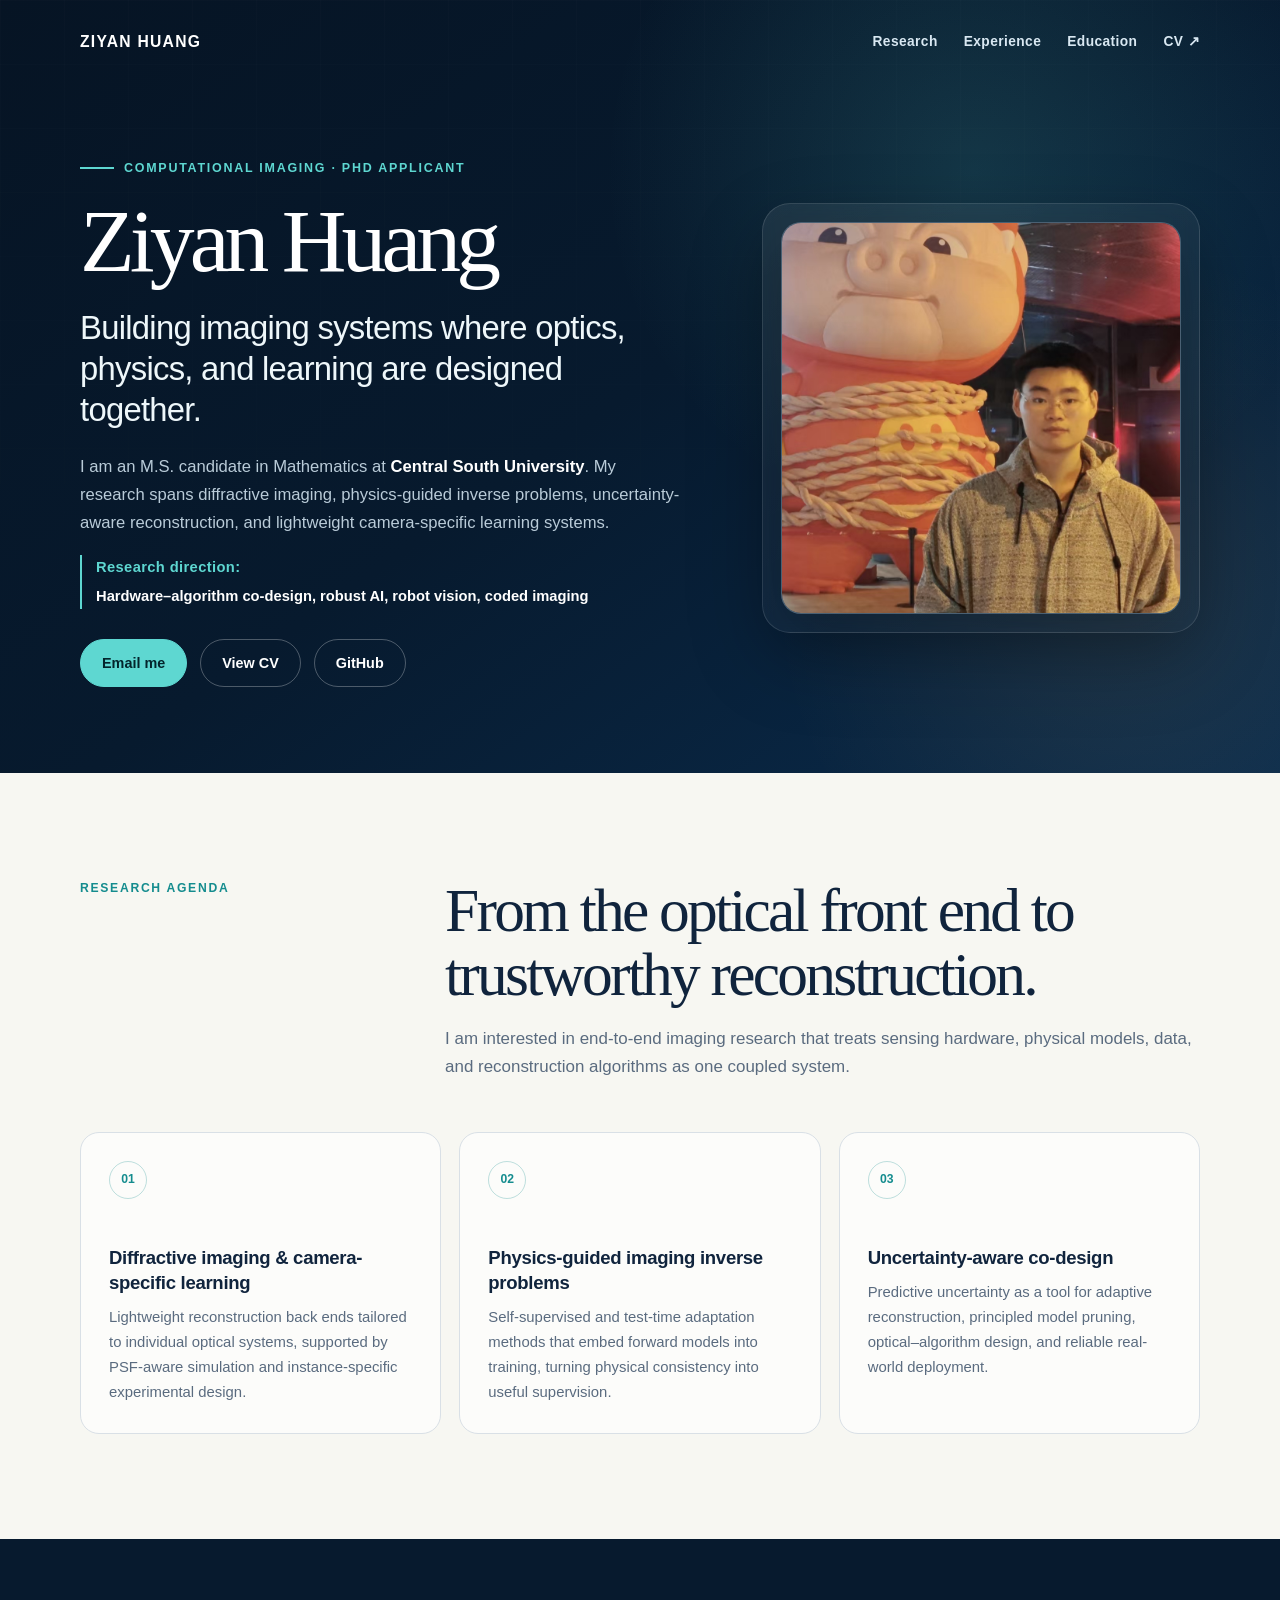
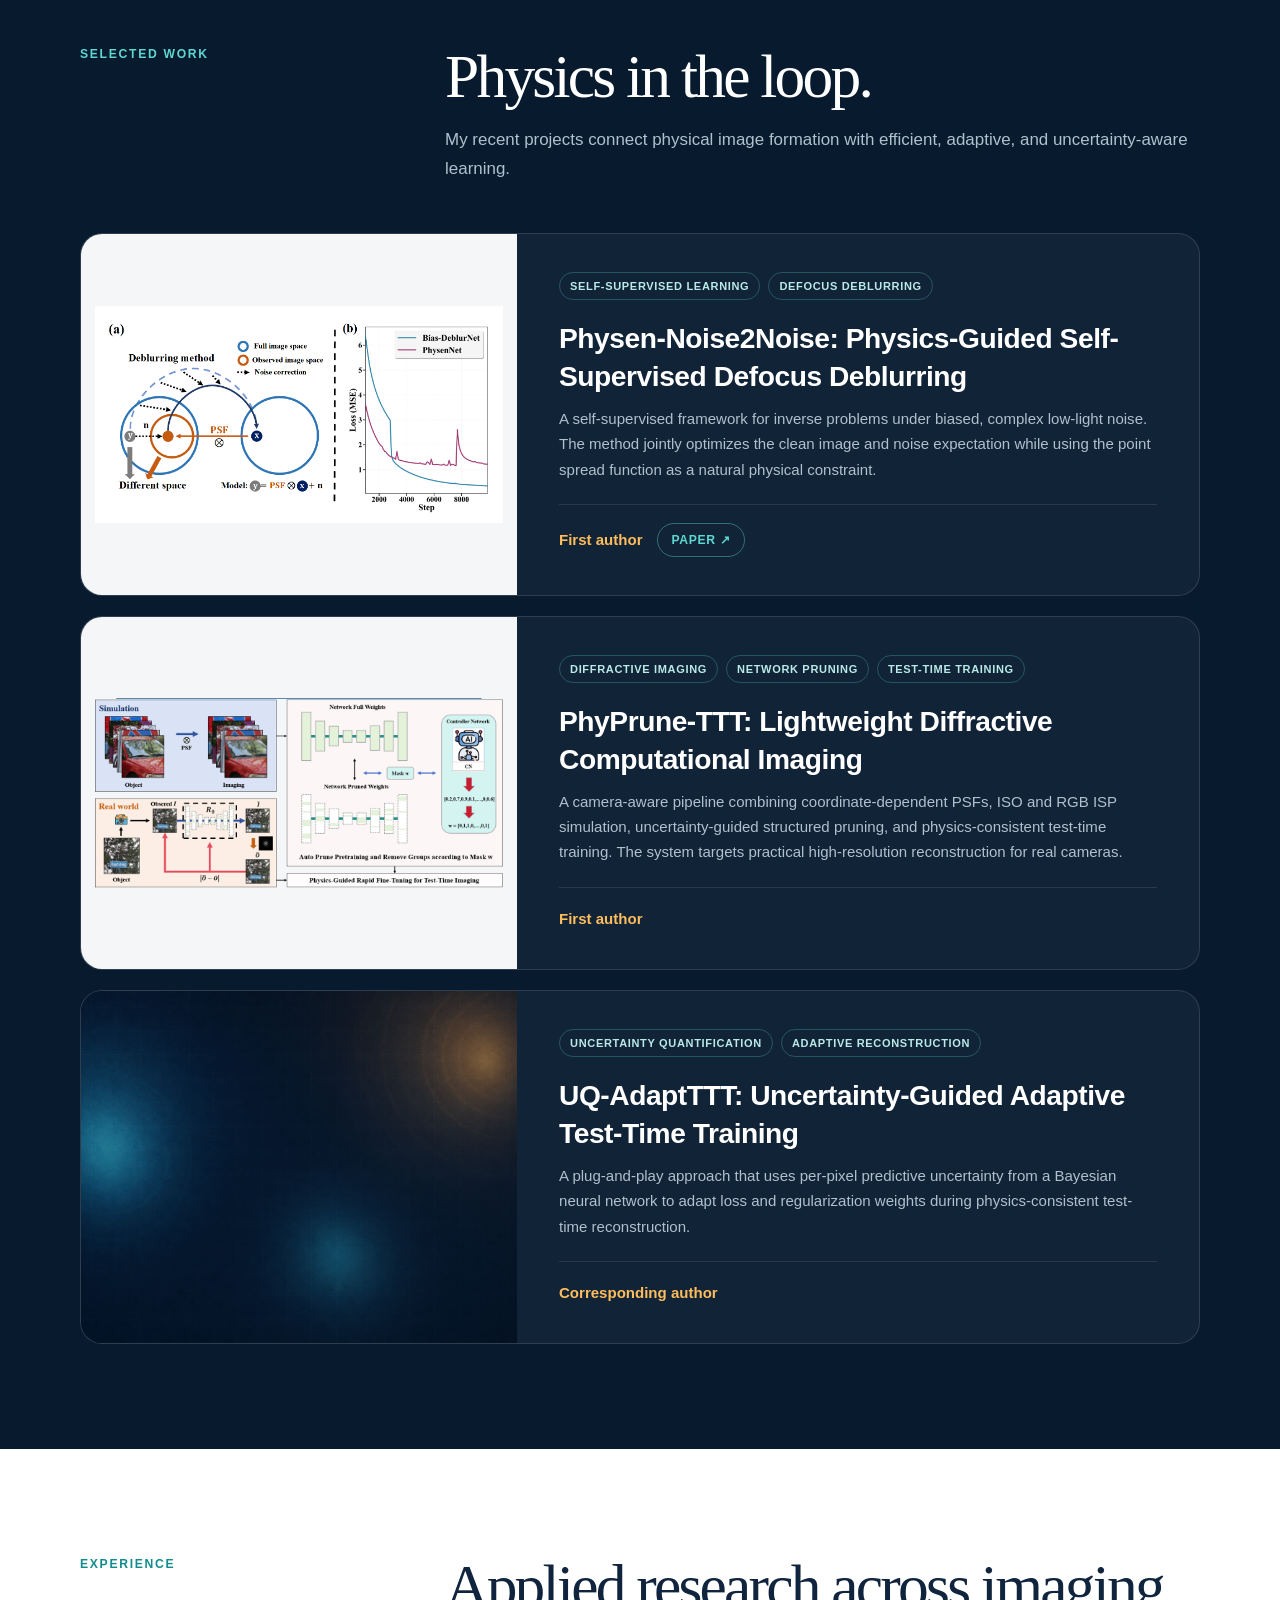
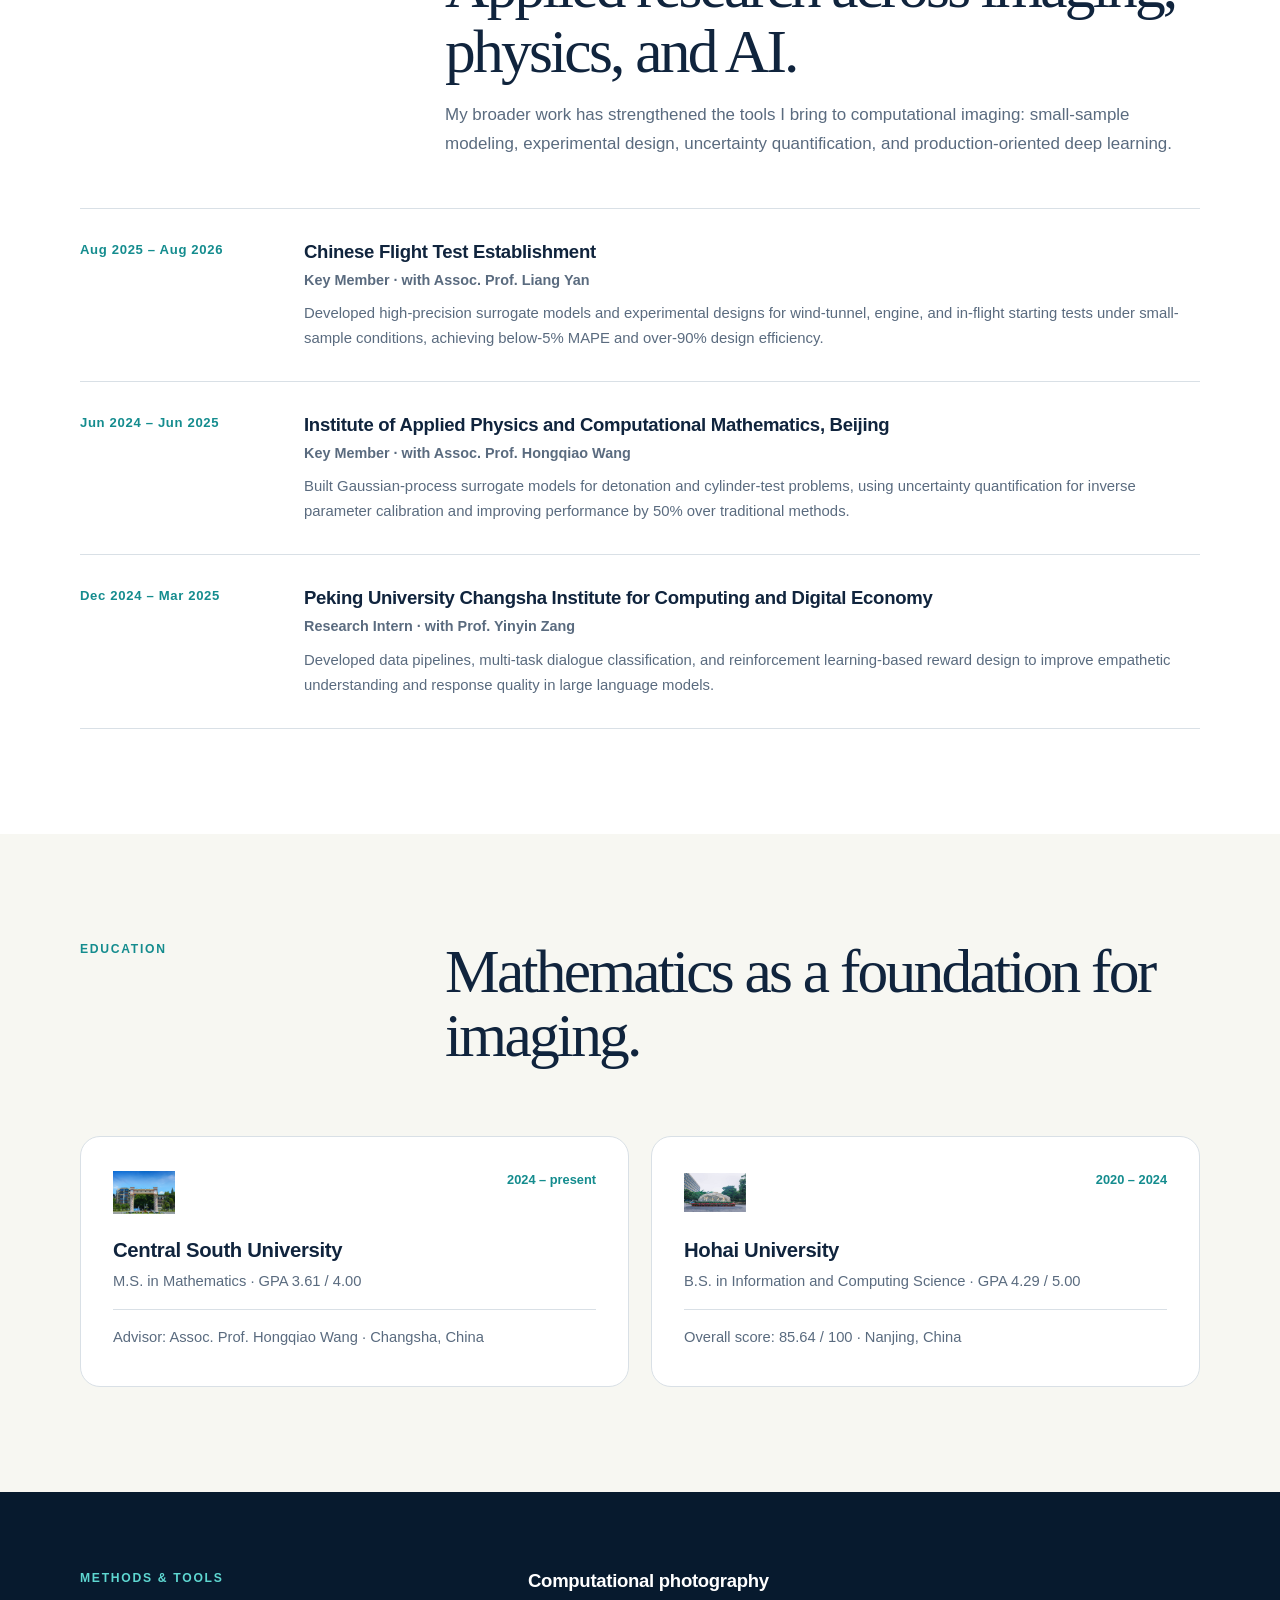
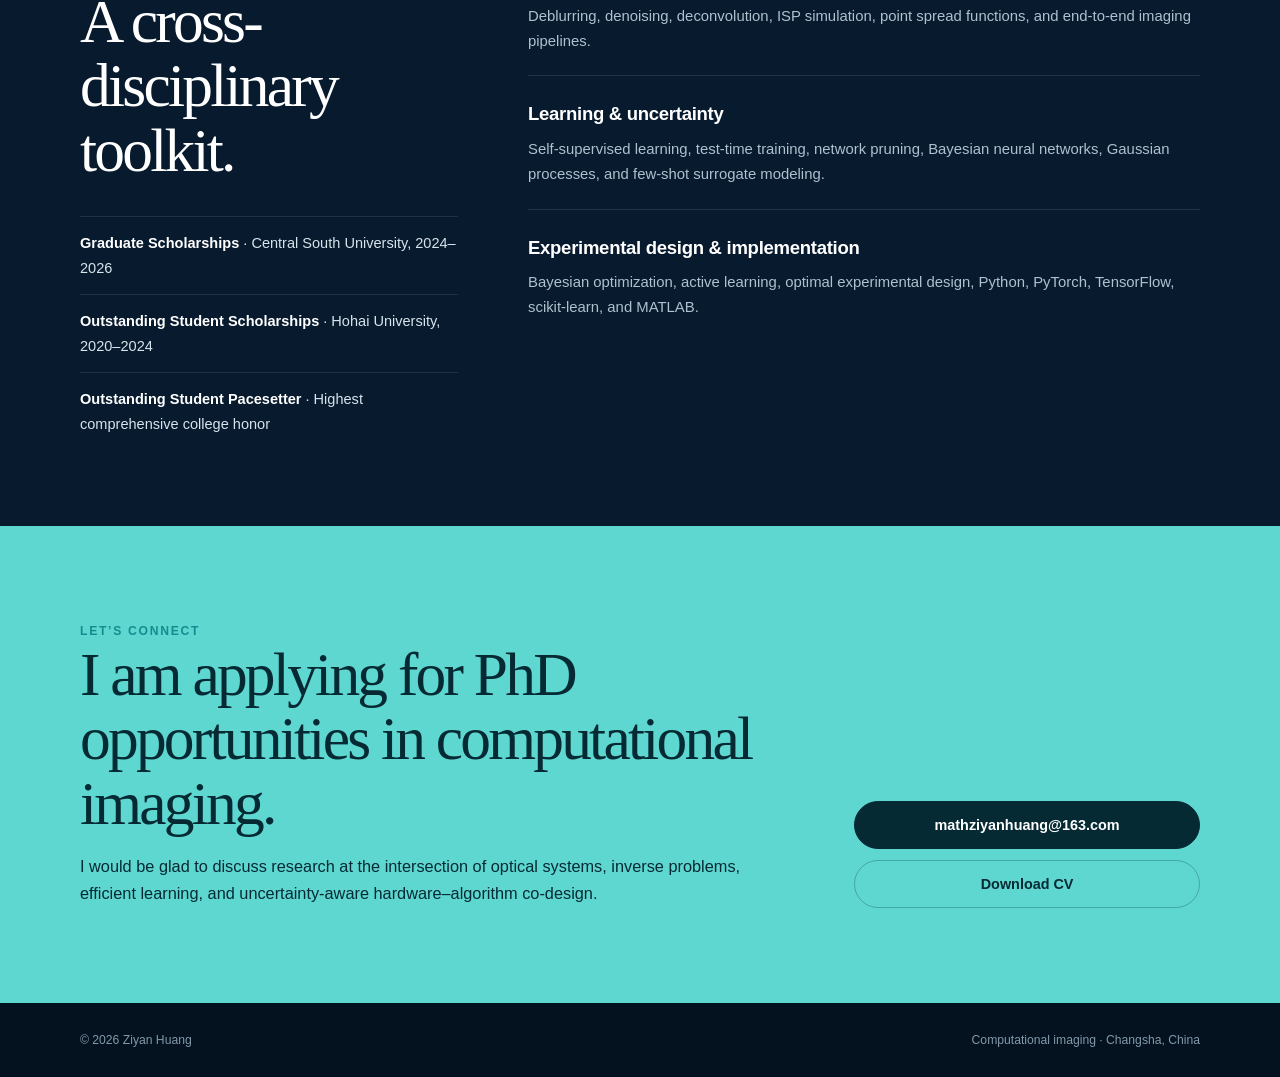
<file: index.html>
<!doctype html>
<html lang="en">
<head>
  <meta charset="utf-8">
  <meta name="viewport" content="width=device-width, initial-scale=1">
  <meta name="description" content="Ziyan Huang is an M.S. candidate working on computational imaging, physics-guided inverse problems, uncertainty quantification, and hardware-algorithm co-design.">
  <meta name="theme-color" content="#071a2e">
  <meta property="og:type" content="website">
  <meta property="og:url" content="https://ziyan-h.github.io/">
  <meta property="og:title" content="Ziyan Huang | Computational Imaging Researcher">
  <meta property="og:description" content="Computational imaging, diffractive optics, uncertainty-aware reconstruction, and hardware-algorithm co-design.">
  <meta property="og:image" content="https://ziyan-h.github.io/images/og.png">
  <meta property="og:image:width" content="1730">
  <meta property="og:image:height" content="909">
  <meta property="og:image:alt" content="Ziyan Huang — Computational Imaging and Hardware-Algorithm Co-design">
  <meta name="twitter:card" content="summary_large_image">
  <meta name="twitter:title" content="Ziyan Huang | Computational Imaging Researcher">
  <meta name="twitter:description" content="Computational imaging, diffractive optics, uncertainty-aware reconstruction, and hardware-algorithm co-design.">
  <meta name="twitter:image" content="https://ziyan-h.github.io/images/og.png">
  <title>Ziyan Huang | Computational Imaging Researcher</title>
  <link rel="stylesheet" href="styles.css">
</head>

<body>
  <a class="skip-link" href="#main">Skip to content</a>

  <nav class="site-nav" aria-label="Primary navigation">
    <div class="wrap nav-inner">
      <a class="wordmark" href="#top">Ziyan Huang</a>
      <div class="nav-links">
        <a href="#research">Research</a>
        <a href="#experience">Experience</a>
        <a href="#education">Education</a>
        <a class="nav-cv" href="docs/Ziyan_CV.pdf">CV ↗</a>
      </div>
    </div>
  </nav>

  <header class="hero" id="top">
    <div class="wrap hero-grid">
      <div>
        <p class="eyebrow">Computational Imaging · PhD Applicant</p>
        <h1>Ziyan Huang</h1>
        <p class="hero-kicker">Building imaging systems where optics, physics, and learning are designed together.</p>
        <p class="hero-copy">
          I am an M.S. candidate in Mathematics at <strong>Central South University</strong>. My research spans diffractive imaging, physics-guided inverse problems, uncertainty-aware reconstruction, and lightweight camera-specific learning systems.
        </p>
        <p class="research-keywords">
          <span>Research direction:</span>
          <strong>Hardware–algorithm co-design, robust AI, robot vision, coded imaging</strong>
        </p>
        <div class="hero-actions">
          <a class="button primary" href="mailto:mathziyanhuang@163.com">Email me</a>
          <a class="button" href="docs/Ziyan_CV.pdf">View CV</a>
          <a class="button" href="https://github.com/Ziyan-H">GitHub</a>
        </div>
      </div>

      <div class="optics-panel" aria-label="Portrait of Ziyan Huang">
        <div class="portrait-frame">
          <img src="images/HZY.png" alt="Portrait of Ziyan Huang">
        </div>
      </div>
    </div>
  </header>

  <main id="main">
    <section class="section" id="research">
      <div class="wrap">
        <div class="section-head">
          <div class="section-label">Research agenda</div>
          <div>
            <h2>From the optical front end to trustworthy reconstruction.</h2>
            <p class="section-intro">I am interested in end-to-end imaging research that treats sensing hardware, physical models, data, and reconstruction algorithms as one coupled system.</p>
          </div>
        </div>

        <div class="focus-grid">
          <article class="focus-card">
            <div class="focus-number">01</div>
            <h3>Diffractive imaging &amp; camera-specific learning</h3>
            <p>Lightweight reconstruction back ends tailored to individual optical systems, supported by PSF-aware simulation and instance-specific experimental design.</p>
          </article>
          <article class="focus-card">
            <div class="focus-number">02</div>
            <h3>Physics-guided imaging inverse problems</h3>
            <p>Self-supervised and test-time adaptation methods that embed forward models into training, turning physical consistency into useful supervision.</p>
          </article>
          <article class="focus-card">
            <div class="focus-number">03</div>
            <h3>Uncertainty-aware co-design</h3>
            <p>Predictive uncertainty as a tool for adaptive reconstruction, principled model pruning, optical–algorithm design, and reliable real-world deployment.</p>
          </article>
        </div>
      </div>
    </section>

    <section class="section dark" aria-labelledby="selected-work-title">
      <div class="wrap">
        <div class="section-head">
          <div class="section-label">Selected work</div>
          <div>
            <h2 id="selected-work-title">Physics in the loop.</h2>
            <p class="section-intro">My recent projects connect physical image formation with efficient, adaptive, and uncertainty-aware learning.</p>
          </div>
        </div>

        <div class="project-list">
          <article class="project">
            <div class="project-visual figure">
              <img src="images/physen-n2n-theory.png" alt="Theory diagram and training-loss comparison for Physen-Noise2Noise">
            </div>
            <div class="project-body">
              <div class="project-meta"><span class="tag">Self-supervised learning</span><span class="tag">Defocus deblurring</span></div>
              <h3>Physen-Noise2Noise: Physics-Guided Self-Supervised Defocus Deblurring</h3>
              <p>A self-supervised framework for inverse problems under biased, complex low-light noise. The method jointly optimizes the clean image and noise expectation while using the point spread function as a natural physical constraint.</p>
              <p class="project-outcome">
                <strong>First author</strong>
                <a class="paper-link" href="https://arxiv.org/abs/2605.24590" target="_blank" rel="noopener noreferrer">Paper ↗</a>
              </p>
            </div>
          </article>

          <article class="project">
            <div class="project-visual figure">
              <img src="images/phyprune-ttt.png" alt="Overview of the PhyPrune-TTT simulation, pruning, and test-time imaging pipeline">
            </div>
            <div class="project-body">
              <div class="project-meta"><span class="tag">Diffractive imaging</span><span class="tag">Network pruning</span><span class="tag">Test-time training</span></div>
              <h3>PhyPrune-TTT: Lightweight Diffractive Computational Imaging</h3>
              <p>A camera-aware pipeline combining coordinate-dependent PSFs, ISO and RGB ISP simulation, uncertainty-guided structured pruning, and physics-consistent test-time training. The system targets practical high-resolution reconstruction for real cameras.</p>
              <p class="project-outcome"><strong>First author</strong></p>
            </div>
          </article>

          <article class="project">
            <div class="project-visual placeholder">
              <img src="images/uq-adapttt-placeholder.png" alt="Neutral abstract placeholder for the UQ-AdaptTTT project">
            </div>
            <div class="project-body">
              <div class="project-meta"><span class="tag">Uncertainty quantification</span><span class="tag">Adaptive reconstruction</span></div>
              <h3>UQ-AdaptTTT: Uncertainty-Guided Adaptive Test-Time Training</h3>
              <p>A plug-and-play approach that uses per-pixel predictive uncertainty from a Bayesian neural network to adapt loss and regularization weights during physics-consistent test-time reconstruction.</p>
              <p class="project-outcome"><strong>Corresponding author</strong></p>
            </div>
          </article>
        </div>
      </div>
    </section>

    <section class="section white" id="experience">
      <div class="wrap">
        <div class="section-head">
          <div class="section-label">Experience</div>
          <div>
            <h2>Applied research across imaging, physics, and AI.</h2>
            <p class="section-intro">My broader work has strengthened the tools I bring to computational imaging: small-sample modeling, experimental design, uncertainty quantification, and production-oriented deep learning.</p>
          </div>
        </div>

        <div class="timeline">
          <article class="timeline-item">
            <div class="timeline-date">Aug 2025 – Aug 2026</div>
            <div>
              <h3>Chinese Flight Test Establishment</h3>
              <p class="timeline-role">Key Member · with Assoc. Prof. Liang Yan</p>
              <p>Developed high-precision surrogate models and experimental designs for wind-tunnel, engine, and in-flight starting tests under small-sample conditions, achieving below-5% MAPE and over-90% design efficiency.</p>
            </div>
          </article>
          <article class="timeline-item">
            <div class="timeline-date">Jun 2024 – Jun 2025</div>
            <div>
              <h3>Institute of Applied Physics and Computational Mathematics, Beijing</h3>
              <p class="timeline-role">Key Member · with Assoc. Prof. Hongqiao Wang</p>
              <p>Built Gaussian-process surrogate models for detonation and cylinder-test problems, using uncertainty quantification for inverse parameter calibration and improving performance by 50% over traditional methods.</p>
            </div>
          </article>
          <article class="timeline-item">
            <div class="timeline-date">Dec 2024 – Mar 2025</div>
            <div>
              <h3>Peking University Changsha Institute for Computing and Digital Economy</h3>
              <p class="timeline-role">Research Intern · with Prof. Yinyin Zang</p>
              <p>Developed data pipelines, multi-task dialogue classification, and reinforcement learning-based reward design to improve empathetic understanding and response quality in large language models.</p>
            </div>
          </article>
        </div>
      </div>
    </section>

    <section class="section" id="education">
      <div class="wrap">
        <div class="section-head">
          <div class="section-label">Education</div>
          <div><h2>Mathematics as a foundation for imaging.</h2></div>
        </div>

        <div class="credentials">
          <article class="credential-card">
            <div class="credential-top">
              <img class="credential-logo" src="images/CSU.png" alt="Central South University logo">
              <span class="credential-date">2024 – present</span>
            </div>
            <h3>Central South University</h3>
            <p>M.S. in Mathematics · GPA 3.61 / 4.00</p>
            <p class="credential-note">Advisor: Assoc. Prof. Hongqiao Wang · Changsha, China</p>
          </article>
          <article class="credential-card">
            <div class="credential-top">
              <img class="credential-logo" src="images/HHU.png" alt="Hohai University logo">
              <span class="credential-date">2020 – 2024</span>
            </div>
            <h3>Hohai University</h3>
            <p>B.S. in Information and Computing Science · GPA 4.29 / 5.00</p>
            <p class="credential-note">Overall score: 85.64 / 100 · Nanjing, China</p>
          </article>
        </div>
      </div>
    </section>

    <section class="section dark compact" aria-labelledby="skills-title">
      <div class="wrap skills-panel">
        <div>
          <div class="section-label">Methods &amp; tools</div>
          <h2 id="skills-title">A cross-disciplinary toolkit.</h2>
          <ul class="awards">
            <li><strong>Graduate Scholarships</strong> · Central South University, 2024–2026</li>
            <li><strong>Outstanding Student Scholarships</strong> · Hohai University, 2020–2024</li>
            <li><strong>Outstanding Student Pacesetter</strong> · Highest comprehensive college honor</li>
          </ul>
        </div>
        <div class="skill-groups">
          <article class="skill-group">
            <h3>Computational photography</h3>
            <p>Deblurring, denoising, deconvolution, ISP simulation, point spread functions, and end-to-end imaging pipelines.</p>
          </article>
          <article class="skill-group">
            <h3>Learning &amp; uncertainty</h3>
            <p>Self-supervised learning, test-time training, network pruning, Bayesian neural networks, Gaussian processes, and few-shot surrogate modeling.</p>
          </article>
          <article class="skill-group">
            <h3>Experimental design &amp; implementation</h3>
            <p>Bayesian optimization, active learning, optimal experimental design, Python, PyTorch, TensorFlow, scikit-learn, and MATLAB.</p>
          </article>
        </div>
      </div>
    </section>

    <section class="contact" aria-labelledby="contact-title">
      <div class="wrap contact-grid">
        <div>
          <div class="section-label">Let’s connect</div>
          <h2 id="contact-title">I am applying for PhD opportunities in computational imaging.</h2>
          <p>I would be glad to discuss research at the intersection of optical systems, inverse problems, efficient learning, and uncertainty-aware hardware–algorithm co-design.</p>
        </div>
        <div class="contact-actions">
          <a class="button primary" href="mailto:mathziyanhuang@163.com">mathziyanhuang@163.com</a>
          <a class="button" href="docs/Ziyan_CV.pdf">Download CV</a>
        </div>
      </div>
    </section>
  </main>

  <footer>
    <div class="wrap footer-inner">
      <p>© 2026 Ziyan Huang</p>
      <p>Computational imaging · Changsha, China</p>
    </div>
  </footer>
</body>
</html>
</file>
<file: styles.css>
:root {
  --ink: #10243d;
  --muted: #5a6b7f;
  --navy: #071a2e;
  --paper: #f7f7f2;
  --white: #fff;
  --line: #d9e0e6;
  --cyan: #5ed7d1;
  --cyan-dark: #148c8e;
  --amber: #ffbd5c;
  --shadow: 0 20px 60px rgba(7, 26, 46, .1);
  --max: 1120px;
}

* { box-sizing: border-box; }
html { scroll-behavior: smooth; }
body {
  margin: 0;
  background: var(--paper);
  color: var(--ink);
  font-family: Inter, ui-sans-serif, -apple-system, BlinkMacSystemFont, "Segoe UI", sans-serif;
  font-size: 17px;
  line-height: 1.68;
  -webkit-font-smoothing: antialiased;
}
a { color: inherit; }
img { display: block; max-width: 100%; }
.wrap { width: min(calc(100% - 40px), var(--max)); margin-inline: auto; }
.skip-link {
  position: absolute;
  top: -60px;
  left: 16px;
  z-index: 100;
  padding: 10px 16px;
  border-radius: 8px;
  background: var(--white);
  color: var(--navy);
}
.skip-link:focus { top: 12px; }

.site-nav { position: absolute; inset: 0 0 auto; z-index: 20; color: #d9e8f2; }
.nav-inner { min-height: 84px; display: flex; align-items: center; justify-content: space-between; gap: 28px; }
.wordmark {
  color: var(--white);
  font-size: .98rem;
  font-weight: 760;
  letter-spacing: .08em;
  text-decoration: none;
  text-transform: uppercase;
}
.nav-links { display: flex; align-items: center; gap: 26px; }
.nav-links a { color: inherit; font-size: .86rem; font-weight: 650; letter-spacing: .03em; text-decoration: none; }
.nav-links a:hover, .nav-links a:focus-visible { color: var(--cyan); }

.hero {
  position: relative;
  min-height: 760px;
  overflow: hidden;
  padding: 150px 0 86px;
  color: var(--white);
  background:
    radial-gradient(circle at 76% 22%, rgba(94, 215, 209, .15), transparent 23rem),
    radial-gradient(circle at 88% 78%, rgba(255, 189, 92, .09), transparent 22rem),
    linear-gradient(145deg, #061424 0%, var(--navy) 50%, #0a2c4d 100%);
}
.hero::before {
  content: "";
  position: absolute;
  inset: 0;
  opacity: .22;
  background-image:
    linear-gradient(rgba(255,255,255,.055) 1px, transparent 1px),
    linear-gradient(90deg, rgba(255,255,255,.055) 1px, transparent 1px);
  background-size: 64px 64px;
  mask-image: linear-gradient(to bottom, black, transparent 92%);
}
.hero-grid {
  position: relative;
  z-index: 2;
  display: grid;
  grid-template-columns: minmax(0, 1.16fr) minmax(340px, .84fr);
  gap: 78px;
  align-items: center;
}
.eyebrow {
  display: inline-flex;
  align-items: center;
  gap: 10px;
  margin: 0 0 20px;
  color: var(--cyan);
  font-size: .78rem;
  font-weight: 780;
  letter-spacing: .14em;
  text-transform: uppercase;
}
.eyebrow::before { content: ""; width: 34px; height: 2px; background: currentColor; }
h1, h2, h3, p { margin-top: 0; }
h1 {
  max-width: 780px;
  margin-bottom: 24px;
  font-family: Georgia, "Times New Roman", serif;
  font-size: clamp(3.5rem, 7vw, 6.5rem);
  font-weight: 500;
  line-height: .96;
  letter-spacing: -.055em;
}
.hero-kicker {
  max-width: 700px;
  margin-bottom: 22px;
  color: #eef7fa;
  font-size: clamp(1.35rem, 2.6vw, 2.05rem);
  font-weight: 540;
  line-height: 1.25;
  letter-spacing: -.022em;
}
.hero-copy { max-width: 690px; margin-bottom: 18px; color: #b9cbd8; font-size: 1.04rem; }
.hero-copy strong { color: var(--white); font-weight: 680; }
.research-keywords {
  display: flex;
  max-width: 690px;
  flex-wrap: wrap;
  align-items: baseline;
  gap: 4px 9px;
  margin-bottom: 30px;
  padding-left: 14px;
  border-left: 2px solid var(--cyan);
  color: #c5d7e2;
  font-size: .92rem;
}
.research-keywords span { color: var(--cyan); font-weight: 780; letter-spacing: .025em; }
.research-keywords strong { color: var(--white); font-weight: 650; }
.hero-actions { display: flex; flex-wrap: wrap; gap: 13px; }
.button {
  display: inline-flex;
  min-height: 48px;
  align-items: center;
  justify-content: center;
  padding: 0 21px;
  border: 1px solid rgba(255,255,255,.28);
  border-radius: 999px;
  color: var(--white);
  font-size: .9rem;
  font-weight: 720;
  text-decoration: none;
  transition: transform 160ms ease, background 160ms ease, border-color 160ms ease;
}
.button:hover, .button:focus-visible { transform: translateY(-2px); border-color: var(--cyan); }
.button.primary { border-color: var(--cyan); background: var(--cyan); color: #03252c; }
.button.primary:hover, .button.primary:focus-visible { background: #75e4df; }

.optics-panel {
  position: relative;
  min-height: 430px;
  padding: 18px;
  border: 1px solid rgba(255,255,255,.13);
  border-radius: 28px;
  background: linear-gradient(150deg, rgba(255,255,255,.075), rgba(255,255,255,.018));
  box-shadow: 0 28px 80px rgba(0,0,0,.2);
  backdrop-filter: blur(7px);
}
.portrait-frame {
  position: absolute;
  inset: 18px;
  width: auto;
  overflow: hidden;
  border: 1px solid rgba(255,255,255,.22);
  border-radius: 20px;
  background: #17334c;
  box-shadow: 0 20px 60px rgba(0,0,0,.25);
}
.portrait-frame img { width: 100%; height: 100%; object-fit: cover; object-position: 66% 58%; filter: saturate(.82) contrast(1.02); }
.beamline { position: absolute; left: 28px; right: 24px; bottom: 58px; height: 72px; }
.beam {
  position: absolute;
  left: 0;
  right: 0;
  top: 35px;
  height: 2px;
  background: linear-gradient(90deg, var(--amber), var(--cyan) 78%, rgba(94,215,209,0));
  box-shadow: 0 0 18px rgba(94,215,209,.58);
  transform: rotate(-3deg);
}
.optic {
  position: absolute;
  top: 12px;
  width: 18px;
  height: 50px;
  border: 2px solid var(--cyan);
  border-radius: 50%;
  background: rgba(94,215,209,.09);
  box-shadow: 0 0 22px rgba(94,215,209,.26);
}
.optic.one { left: 24%; transform: rotate(7deg); }
.optic.two { left: 49%; top: 8px; height: 58px; transform: rotate(4deg); }
.sensor {
  position: absolute;
  top: 7px;
  right: 9%;
  width: 48px;
  height: 60px;
  border: 1px solid rgba(255,255,255,.4);
  border-radius: 7px;
  background:
    linear-gradient(135deg, rgba(94,215,209,.22), transparent),
    repeating-linear-gradient(0deg, rgba(255,255,255,.08) 0 1px, transparent 1px 7px);
}
.panel-note {
  position: absolute;
  top: 40px;
  left: 30px;
  width: 38%;
  color: #b8cbd7;
  font-size: .74rem;
  font-weight: 700;
  letter-spacing: .12em;
  line-height: 1.5;
  text-transform: uppercase;
}
.panel-note strong {
  display: block;
  margin-top: 9px;
  color: var(--white);
  font-family: Georgia, "Times New Roman", serif;
  font-size: 1.65rem;
  font-weight: 500;
  letter-spacing: -.02em;
  line-height: 1.05;
  text-transform: none;
}
.status-pill {
  position: absolute;
  bottom: 18px;
  left: 28px;
  padding-left: 14px;
  color: #d3e2ea;
  font-size: .75rem;
  font-weight: 650;
  letter-spacing: .04em;
}
.status-pill::before {
  content: "";
  position: absolute;
  top: .48em;
  left: 0;
  width: 7px;
  height: 7px;
  border-radius: 50%;
  background: var(--cyan);
  box-shadow: 0 0 0 5px rgba(94,215,209,.1);
}

main { overflow: hidden; }
.section { padding: 105px 0; }
.section.compact { padding-top: 76px; padding-bottom: 76px; }
.section.dark { background: var(--navy); color: var(--white); }
.section.white { background: var(--white); }
.section-head { display: grid; grid-template-columns: .42fr 1fr; gap: 48px; align-items: start; margin-bottom: 50px; }
.section-label { color: var(--cyan-dark); font-size: .76rem; font-weight: 800; letter-spacing: .14em; text-transform: uppercase; }
.dark .section-label { color: var(--cyan); }
h2 {
  margin-bottom: 18px;
  font-family: Georgia, "Times New Roman", serif;
  font-size: clamp(2.3rem, 4.8vw, 4.2rem);
  font-weight: 500;
  line-height: 1.05;
  letter-spacing: -.045em;
}
.section-intro { max-width: 770px; margin-bottom: 0; color: var(--muted); font-size: 1.06rem; }
.dark .section-intro { color: #aec1ce; }

.focus-grid { display: grid; grid-template-columns: repeat(3, 1fr); gap: 18px; }
.focus-card {
  min-height: 272px;
  padding: 28px;
  border: 1px solid var(--line);
  border-radius: 19px;
  background: rgba(255,255,255,.66);
  transition: transform 180ms ease, box-shadow 180ms ease;
}
.focus-card:hover { transform: translateY(-4px); box-shadow: var(--shadow); }
.focus-number {
  display: inline-grid;
  width: 38px;
  height: 38px;
  margin-bottom: 46px;
  place-items: center;
  border: 1px solid rgba(20,140,142,.27);
  border-radius: 50%;
  color: var(--cyan-dark);
  font-size: .76rem;
  font-weight: 800;
}
h3 { margin-bottom: 10px; font-size: 1.16rem; line-height: 1.35; letter-spacing: -.016em; }
.focus-card p { margin-bottom: 0; color: var(--muted); font-size: .93rem; }

.project-list { display: grid; gap: 20px; }
.project {
  display: grid;
  grid-template-columns: .78fr 1.22fr;
  overflow: hidden;
  border: 1px solid rgba(255,255,255,.12);
  border-radius: 22px;
  background: rgba(255,255,255,.045);
}
.project-visual { position: relative; min-height: 315px; overflow: hidden; background: #0a2037; }
.project-visual img { width: 100%; height: 100%; object-fit: cover; opacity: .88; }
.project-visual::after { content: ""; position: absolute; inset: 0; background: linear-gradient(130deg, rgba(4,16,29,.08), rgba(4,16,29,.5)); }
.project-visual.figure { padding: 14px; background: #f4f6f7; }
.project-visual.figure img { object-fit: contain; opacity: 1; }
.project-visual.figure::after { display: none; }
.project-visual.placeholder img { opacity: .92; }
.project-visual.abstract {
  display: grid;
  place-items: center;
  background:
    radial-gradient(circle at 38% 45%, rgba(94,215,209,.46), transparent 5%, rgba(94,215,209,.1) 15%, transparent 31%),
    radial-gradient(circle at 65% 54%, rgba(255,189,92,.34), transparent 4%, rgba(255,189,92,.07) 18%, transparent 35%),
    linear-gradient(140deg, #08192c, #0b3555);
}
.project-visual.abstract::before {
  content: "PSF";
  display: grid;
  width: 115px;
  height: 115px;
  place-items: center;
  border: 1px solid rgba(255,255,255,.22);
  border-radius: 50%;
  color: rgba(255,255,255,.7);
  font-family: Georgia, "Times New Roman", serif;
  font-size: 1.6rem;
  letter-spacing: .16em;
  box-shadow: 0 0 0 28px rgba(94,215,209,.04), 0 0 0 62px rgba(94,215,209,.025);
}
.project-visual.uncertainty {
  background:
    linear-gradient(90deg, transparent 49.5%, rgba(255,255,255,.1) 50%, transparent 50.5%),
    linear-gradient(transparent 49.5%, rgba(255,255,255,.1) 50%, transparent 50.5%),
    radial-gradient(ellipse at 34% 40%, rgba(94,215,209,.62), transparent 23%),
    radial-gradient(ellipse at 67% 61%, rgba(255,189,92,.42), transparent 30%),
    #0a223a;
  background-size: 40px 40px, 40px 40px, auto, auto, auto;
}
.project-body { padding: 38px 42px; }
.project-meta { display: flex; flex-wrap: wrap; gap: 8px; margin-bottom: 20px; }
.tag {
  display: inline-flex;
  align-items: center;
  min-height: 28px;
  padding: 0 10px;
  border: 1px solid rgba(94,215,209,.28);
  border-radius: 999px;
  color: #b9eae7;
  font-size: .69rem;
  font-weight: 750;
  letter-spacing: .06em;
  text-transform: uppercase;
}
.project h3 { max-width: 680px; color: var(--white); font-size: clamp(1.35rem, 2.2vw, 1.9rem); }
.project p { color: #aec1ce; font-size: .94rem; }
.project-outcome { display: flex; flex-wrap: wrap; align-items: center; gap: 14px; margin: 22px 0 0; padding-top: 18px; border-top: 1px solid rgba(255,255,255,.1); color: #e7f0f5; font-size: .86rem; }
.project-outcome strong { color: var(--amber); }
.paper-link {
  display: inline-flex;
  min-height: 34px;
  align-items: center;
  padding: 0 14px;
  border: 1px solid rgba(94,215,209,.42);
  border-radius: 999px;
  color: var(--cyan);
  font-size: .76rem;
  font-weight: 760;
  letter-spacing: .05em;
  text-decoration: none;
  text-transform: uppercase;
}
.paper-link:hover, .paper-link:focus-visible { border-color: var(--cyan); background: rgba(94,215,209,.1); }

.timeline { border-top: 1px solid var(--line); }
.timeline-item { display: grid; grid-template-columns: 190px 1fr; gap: 34px; padding: 30px 0; border-bottom: 1px solid var(--line); }
.timeline-date { color: var(--cyan-dark); font-size: .82rem; font-weight: 780; letter-spacing: .05em; }
.timeline-item h3 { margin-bottom: 4px; }
.timeline-role { margin-bottom: 9px; color: var(--muted); font-size: .9rem; font-weight: 650; }
.timeline-item p:last-child { margin-bottom: 0; color: var(--muted); font-size: .93rem; }

.credentials { display: grid; grid-template-columns: 1fr 1fr; gap: 22px; }
.credential-card { padding: 32px; border: 1px solid var(--line); border-radius: 20px; background: var(--white); }
.credential-top { display: flex; justify-content: space-between; gap: 20px; margin-bottom: 20px; }
.credential-logo { width: 62px; height: 48px; object-fit: contain; object-position: left center; }
.credential-date { color: var(--cyan-dark); font-size: .8rem; font-weight: 750; white-space: nowrap; }
.credential-card h3 { margin-bottom: 5px; font-size: 1.27rem; }
.credential-card p { margin-bottom: 5px; color: var(--muted); font-size: .92rem; }
.credential-note { margin-top: 15px !important; padding-top: 15px; border-top: 1px solid var(--line); }

.skills-panel { display: grid; grid-template-columns: .72fr 1.28fr; gap: 70px; align-items: start; }
.skill-groups { display: grid; gap: 25px; }
.skill-group { padding-bottom: 22px; border-bottom: 1px solid rgba(255,255,255,.11); }
.skill-group:last-child { border-bottom: 0; }
.skill-group h3 { color: var(--white); }
.skill-group p { margin-bottom: 0; color: #aec1ce; font-size: .93rem; }
.awards { margin: 34px 0 0; padding: 0; list-style: none; }
.awards li { padding: 14px 0; border-top: 1px solid rgba(255,255,255,.1); color: #d8e4eb; font-size: .91rem; }
.awards strong { color: var(--white); }

.contact { position: relative; padding: 95px 0; background: var(--cyan); color: #062a33; }
.contact-grid { display: grid; grid-template-columns: 1.35fr .65fr; gap: 56px; align-items: end; }
.contact h2 { max-width: 760px; margin-bottom: 18px; }
.contact p { max-width: 710px; margin-bottom: 0; font-size: 1.02rem; }
.contact-actions { display: grid; gap: 11px; }
.contact-actions .button { border-color: rgba(6,42,51,.28); color: #062a33; }
.contact-actions .button.primary { border-color: #062a33; background: #062a33; color: var(--white); }

footer { padding: 27px 0; background: #04111f; color: #839aaa; }
.footer-inner { display: flex; justify-content: space-between; gap: 18px; font-size: .76rem; }
.footer-inner p { margin: 0; }

:focus-visible { outline: 3px solid var(--amber); outline-offset: 3px; }
@media (prefers-reduced-motion: reduce) {
  html { scroll-behavior: auto; }
  *, *::before, *::after { transition-duration: .01ms !important; }
}
@media (max-width: 900px) {
  .nav-links a:not(.nav-cv) { display: none; }
  .hero { min-height: auto; padding-top: 132px; }
  .hero-grid, .section-head, .skills-panel, .contact-grid { grid-template-columns: 1fr; }
  .hero-grid { gap: 48px; }
  .optics-panel { min-height: 400px; max-width: 560px; }
  .section-head { gap: 12px; }
  .focus-grid { grid-template-columns: 1fr; }
  .focus-card { min-height: 0; }
  .focus-number { margin-bottom: 26px; }
  .project { grid-template-columns: 1fr; }
  .project-visual { min-height: 235px; }
  .credentials { grid-template-columns: 1fr; }
}
@media (max-width: 620px) {
  body { font-size: 16px; }
  .wrap { width: min(calc(100% - 28px), var(--max)); }
  .hero { padding-bottom: 64px; }
  h1 { font-size: clamp(3.25rem, 16vw, 4.5rem); }
  .hero-kicker { font-size: 1.35rem; }
  .optics-panel { min-height: 360px; }
  .portrait-frame { inset: 14px; width: auto; }
  .panel-note strong { font-size: 1.25rem; }
  .beamline { right: 14px; bottom: 54px; left: 18px; }
  .section { padding: 76px 0; }
  .project-body { padding: 28px 24px; }
  .timeline-item { grid-template-columns: 1fr; gap: 8px; }
  .credential-top { align-items: flex-start; }
  .footer-inner { flex-direction: column; }
}
</file>
